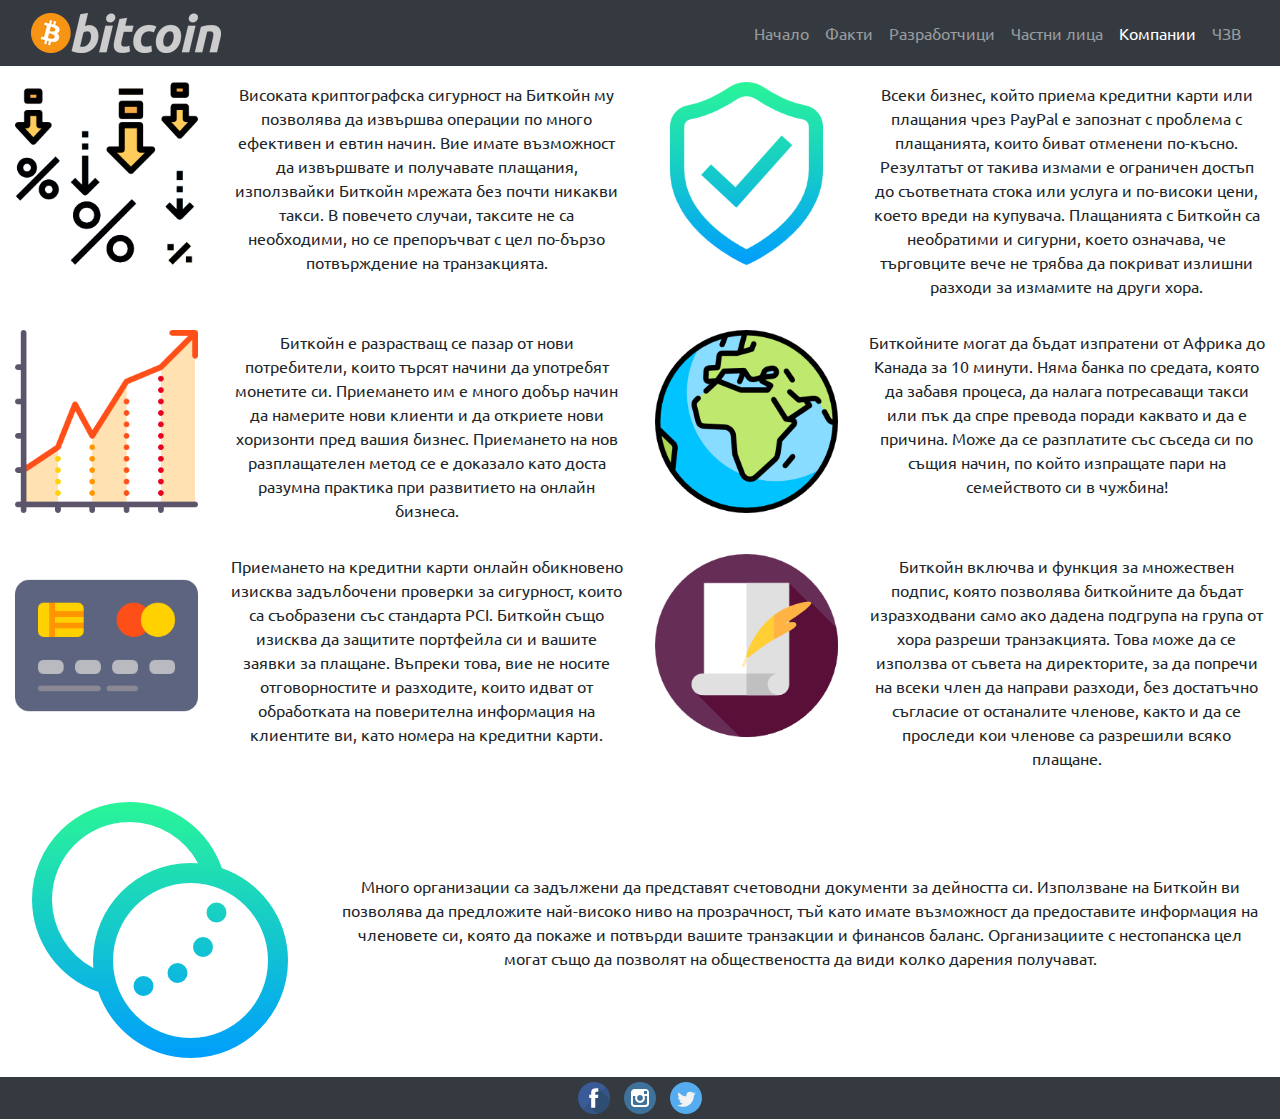
<file: pages/comapnies.html>
<!DOCTYPE html>
<html lang="bg">

<head>
    <meta charset="utf-8">
    <meta name="viewport" content="width=device-width, initial-scale=1, maximum-scale=1, user-scalable=no">
    <meta name="description" content="">
    <meta name="author" content="">
    <meta name="theme-color" content="#F7931A">
    <link href="https://fonts.googleapis.com/css?family=Ubuntu&amp;subset=cyrillic,cyrillic-ext" rel="stylesheet">
    <link rel="icon" href="../images/bitcoin.png">
    <title>Биткойн</title>
    <!-- Bootstrap core CSS -->
    <link rel="stylesheet" href="https://maxcdn.bootstrapcdn.com/bootstrap/4.0.0/css/bootstrap.min.css">
    <link rel="stylesheet" href="../css/comapnies.css">
</head>

<body>

    <!-- NAVIGATION BAR -->
    <nav class="navbar navbar-expand-md navbar-dark bg-dark sticky-top">
        <div class="container-fluid">
            <a href="../index.html" class="navbar-brand"><img src="../images/logonav.png" alt="logonav"></a>
            <button class="navbar-toggler" type="button" data-toggle="collapse" data-target="#navbarResponsive">
                <span class="navbar-toggler-icon"></span>
            </button>
            <div class="collapse navbar-collapse" id="navbarResponsive">
                <ul class="navbar-nav ml-auto">
                    <li class="nav-item">
                        <a href="../index.html" class="nav-link">Начало</a>
                    </li>
                    <li class="nav-item">
                        <a href="facts.html" class="nav-link">Факти</a>
                    </li>
                    <li class="nav-item">
                        <a href="developers.html" class="nav-link">Разработчици</a>
                    </li>
                    <li class="nav-item">
                        <a href="individuals.html" class="nav-link">Частни лица</a>
                    </li>
                    <li class="nav-item active">
                        <a href="#firstRow" class="nav-link">Компании</a>
                    </li>
                    <li class="nav-item">
                        <a href="FAQ.html" class="nav-link">ЧЗВ</a>
                    </li>
                </ul>
            </div>
        </div>
    </nav>

    <div class="container-fluid">
        <!-- PAGE CONTENT -->
        <div class="row">
            <div class="col-sm-12 col-md-6 mt-3 mb-3">
                <div class="row text-center">
                    <div class="col-sm-12 col-md-12 col-lg-4">
                        <img class="img-fluid" src="../images/low_cost.png" alt="low_cost">
                    </div>
                    <div class="col-sm-12 col-md-12 col-lg-8">
                        <p>
                            Високата криптографска сигурност на Биткойн му позволява да извършва операции по много ефективен и евтин начин. Вие имате възможност да извършвате и получавате плащания, използвайки Биткойн мрежата без почти никакви такси. В повечето случаи, таксите не
                            са необходими, но се препоръчват с цел по-бързо потвърждение на транзакцията.
                        </p>
                    </div>
                </div>
            </div>

            <div class="col-sm-12 col-md-6 mt-3 mb-3">
                <div class="row text-center">
                    <div class="col-sm-12 col-md-12 col-lg-4">
                        <img class="img-fluid" src="../images/defense.png" alt="defense">
                    </div>
                    <div class="col-sm-12 col-md-12 col-lg-8">
                        <p>
                            Всеки бизнес, който приема кредитни карти или плащания чрез PayPal е запознат с проблема с плащанията, които биват отменени по-късно. Резултатът от такива измами е ограничен достъп до съответната стока или услуга и по-високи цени, което вреди на купувача.
                            Плащанията с Биткойн са необратими и сигурни, което означава, че търговците вече не трябва да покриват излишни разходи за измамите на други хора.
                        </p>
                    </div>
                </div>
            </div>

            <div class="col-sm-12 col-md-6 mb-3">
                <div class="row text-center">
                    <div class="col-sm-12 col-md-12 col-lg-4">
                        <img class="img-fluid" src="../images/new_posabilities.png" alt="new_posabilities">
                    </div>
                    <div class="col-sm-12 col-md-12 col-lg-8">
                        <p>
                            Биткойн е разрастващ се пазар от нови потребители, които търсят начини да употребят монетите си. Приемането им е много добър начин да намерите нови клиенти и да откриете нови хоризонти пред вашия бизнес. Приемането на нов разплащателен метод се е доказало
                            като доста разумна практика при развитието на онлайн бизнеса.
                        </p>
                    </div>
                </div>
            </div>

            <div class="col-sm-12 col-md-6 mb-3">
                <div class="row text-center">
                    <div class="col-sm-12 col-md-12 col-lg-4">
                        <img class="img-fluid" src="../images/earth_globe.png" alt="earth_globe">
                    </div>
                    <div class="col-sm-12 col-md-12 col-lg-8">
                        <p>
                            Биткойните могат да бъдат изпратени от Африка до Канада за 10 минути. Няма банка по средата, която да забавя процеса, да налага потресаващи такси или пък да спре превода поради каквато и да е причина. Може да се разплатите със съседа си по същия начин,
                            по който изпращате пари на семейството си в чужбина!
                        </p>
                    </div>
                </div>
            </div>

            <div class="col-sm-12 col-md-6 mb-3">
                <div class="row text-center">
                    <div class="col-sm-12 col-md-12 col-lg-4">
                        <img class="img-fluid" src="../images/credit_card.png" alt="credit_card">
                    </div>
                    <div class="col-sm-12 col-md-12 col-lg-8">
                        <p>
                            Приемането на кредитни карти онлайн обикновено изисква задълбочени проверки за сигурност, които са съобразени със стандарта PCI. Биткойн също изисква да защитите портфейла си и вашите заявки за плащане. Въпреки това, вие не носите отговорностите и разходите,
                            които идват от обработката на поверителна информация на клиентите ви, като номера на кредитни карти.
                        </p>
                    </div>
                </div>
            </div>

            <div class="col-sm-12 col-md-6 mb-3">
                <div class="row text-center">
                    <div class="col-sm-12 col-md-12 col-lg-4">
                        <img class="img-fluid" src="../images/signature.png" alt="signature">
                    </div>
                    <div class="col-sm-12 col-md-12 col-lg-8">
                        <p>
                            Биткойн включва и функция за множествен подпис, която позволява биткойните да бъдат изразходвани само ако дадена подгрупа на група от хора разреши транзакцията. Това може да се използва от съвета на директорите, за да попречи на всеки член да направи
                            разходи, без достатъчно съгласие от останалите членове, както и да се проследи кои членове са разрешили всяко плащане.
                        </p>
                    </div>
                </div>
            </div>

            <div class="col-12 mb-3">
                <div class="row text-center">
                    <div class="col-sm-12 col-lg-3">
                        <img class="img-fluid" src="../images/transparency.png" alt="transparency">
                    </div>
                    <div class="col-sm-12 col-lg-9 d-flex">
                        <p class="align-self-center">
                            Много организации са задължени да представят счетоводни документи за дейността си. Използване на Биткойн ви позволява да предложите най-високо ниво на прозрачност, тъй като имате възможност да предоставите информация на членовете си, която да покаже и
                            потвърди вашите транзакции и финансов баланс. Организациите с нестопанска цел могат също да позволят на обществеността да види колко дарения получават.
                        </p>
                    </div>
                </div>
            </div>
        </div>
        <!-- CLOSING FIRST ROW -->
        <!-- FOOTER -->
        <footer class="row">
            <div class="col-12 imgSocial">
                <a class="align-middle" href="https://www.facebook.com" title="Facebook" target="_blank">
                    <img src="../images/facebook.png" alt="facebook">
                </a>
                <a href="https://www.instagram.com" title="Instagram" target="_blank">
                    <img src="../images/instagram.png" alt="instagram">
                </a>
                <a href="https://www.twitter.com" title="Twitter" target="_blank">
                    <img src="../images/twitter.png" alt="twitter">
                </a>
            </div>
        </footer>
        <!-- CLOSING FOOTER -->
    </div>
    <!-- CLOSING MAIN CONTAINER -->
    <!-- Bootstrap core JavaScript
    ================================================== -->
    <!-- Placed at the end of the document so the pages load faster -->

    <script src="https://ajax.googleapis.com/ajax/libs/jquery/3.3.1/jquery.min.js"></script>
    <script src="https://cdnjs.cloudflare.com/ajax/libs/popper.js/1.12.9/umd/popper.min.js"></script>
    <script src="https://maxcdn.bootstrapcdn.com/bootstrap/4.0.0/js/bootstrap.min.js"></script>
    <script src="../js/companies.js"></script>

</body>

</html>
</file>
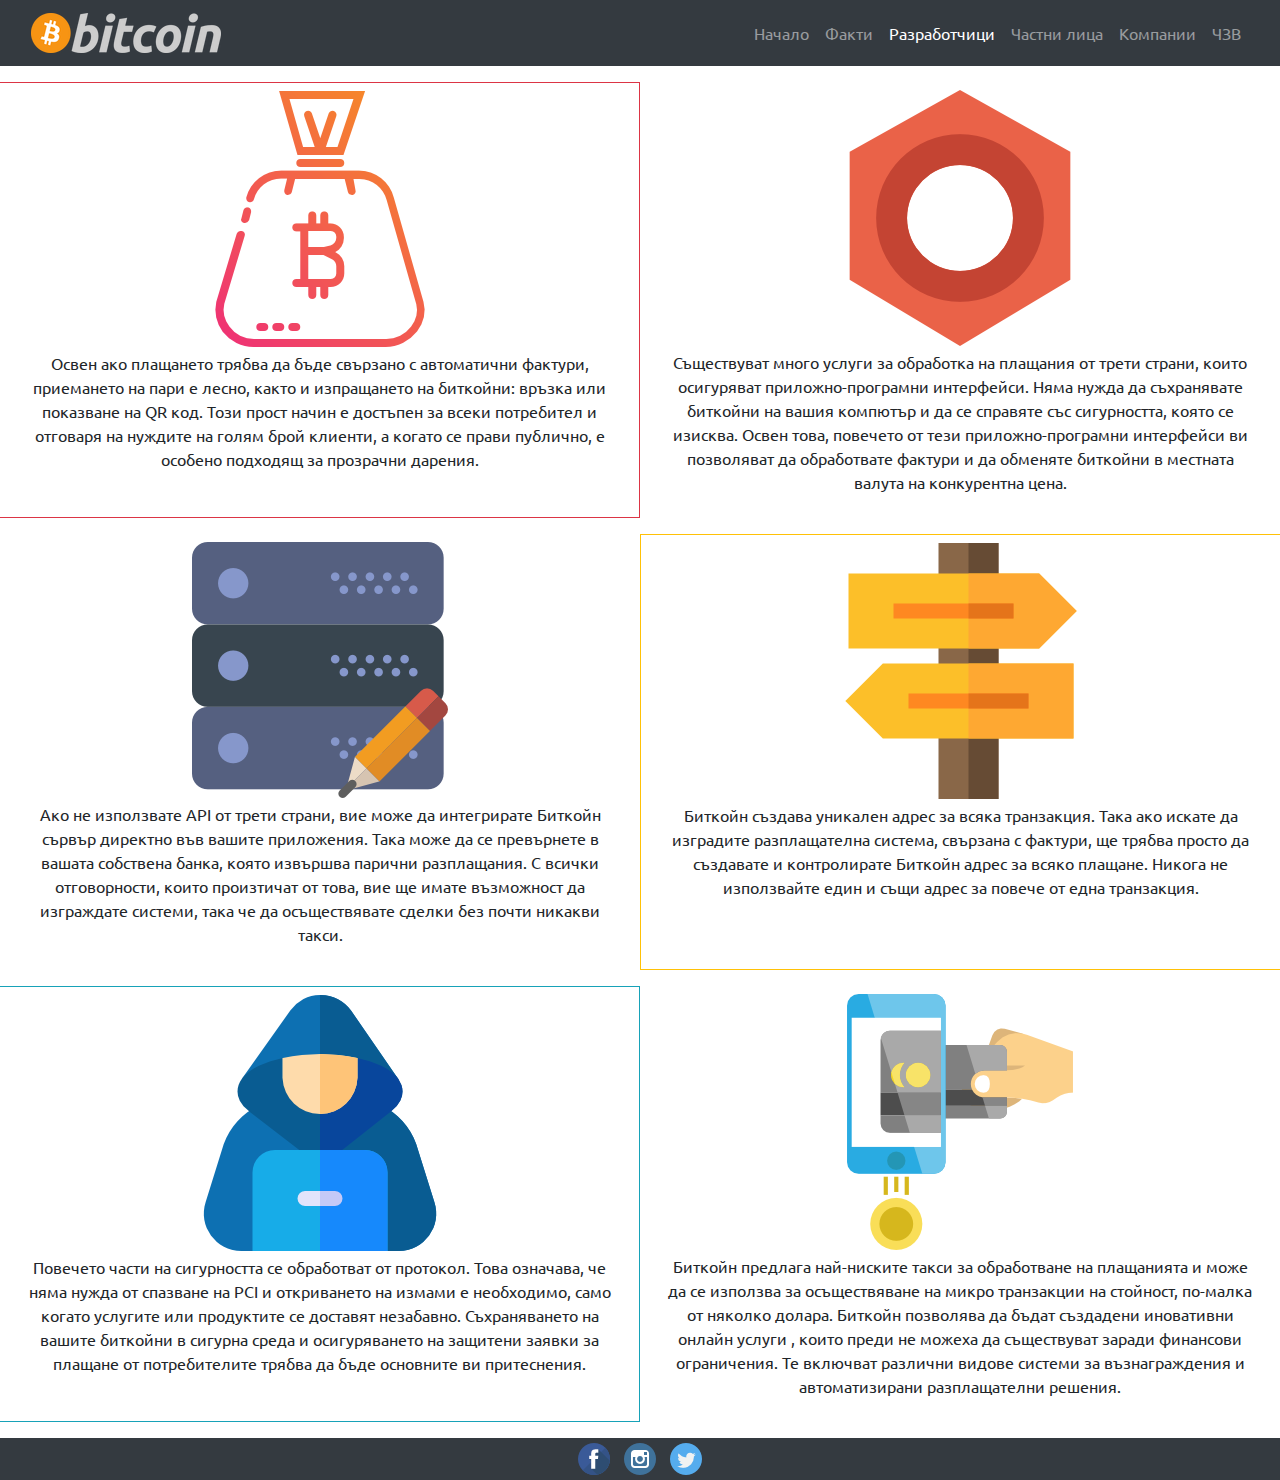
<file: pages/developers.html>
<!DOCTYPE html>
<html lang="bg">

<head>
    <meta charset="utf-8">
    <meta name="viewport" content="width=device-width, initial-scale=1, maximum-scale=1, user-scalable=no">
    <meta name="description" content="">
    <meta name="author" content="">
    <meta name="theme-color" content="#F7931A">
    <link href="https://fonts.googleapis.com/css?family=Ubuntu&amp;subset=cyrillic,cyrillic-ext" rel="stylesheet">
    <link rel="icon" href="../images/bitcoin.png">
    <title>Биткойн</title>
    <!-- Bootstrap core CSS -->
    <link rel="stylesheet" href="https://maxcdn.bootstrapcdn.com/bootstrap/4.0.0/css/bootstrap.min.css">
    <link rel="stylesheet" href="../css/developers.css">
</head>

<body>

    <!-- NAVIGATION BAR -->
    <nav class="navbar navbar-expand-md navbar-dark bg-dark sticky-top">
        <div class="container-fluid">
            <a href="../index.html" class="navbar-brand"><img src="../images/logonav.png" alt="logonav"></a>
            <button class="navbar-toggler" type="button" data-toggle="collapse" data-target="#navbarResponsive">
                <span class="navbar-toggler-icon"></span>
            </button>
            <div class="collapse navbar-collapse" id="navbarResponsive">
                <ul class="navbar-nav ml-auto">
                    <li class="nav-item">
                        <a href="../index.html" class="nav-link">Начало</a>
                    </li>
                    <li class="nav-item">
                        <a href="facts.html" class="nav-link">Факти</a>
                    </li>
                    <li class="nav-item active">
                        <a href="#firstRow" class="nav-link">Разработчици</a>
                    </li>
                    <li class="nav-item">
                        <a href="individuals.html" class="nav-link">Частни лица</a>
                    </li>
                    <li class="nav-item">
                        <a href="comapnies.html" class="nav-link">Компании</a>
                    </li>
                    <li class="nav-item">
                        <a href="FAQ.html" class="nav-link">ЧЗВ</a>
                    </li>
                </ul>
            </div>
        </div>
    </nav>

    <div class="container-fluid">
        <!-- PAGE CONTENT -->
        <div class="row d-flex" id="firstRow">
            <!-- 1 -->
            <div class="col-sm-12 col-md-6 mt-3 order-sm-3 order-md-0 mb-3 border border-left-0 border-danger" id="firstWithBorder">
                <div class="row text-center p-2">
                    <div class="col-12">
                        <!--centralize the picture-->
                        <img class="img-fluid" src="../images/easy_to_pay.png" alt="easy_to_pay">
                    </div>
                    <div class="col-12 mt-1">
                        <p>
                            Освен ако плащането трябва да бъде свързано с автоматични фактури, приемането на пари е лесно, както и изпращането на биткойни: връзка или показване на QR код. Този прост начин е достъпен за всеки потребител и отговаря на нуждите на голям брой клиенти,
                            а когато се прави публично, е особено подходящ за прозрачни дарения.
                        </p>
                    </div>
                </div>
            </div>
            <!-- 2 -->
            <div class="col-sm-12 col-md-6 order-sm-0 order-md-0 mt-3 mb-3">
                <div class="row text-center p-2">
                    <div class="col-12">
                        <!--centralize the picture-->
                        <img class="img-fluid" src="../images/nut.png" alt="nut">
                    </div>
                    <div class="col-12 mt-1">
                        <p>
                            Съществуват много услуги за обработка на плащания от трети страни, които осигуряват приложно-програмни интерфейси. Няма нужда да съхранявате биткойни на вашия компютър и да се справяте със сигурността, която се изисква. Освен това, повечето от тези приложно-програмни
                            интерфейси ви позволяват да обработвате фактури и да обменяте биткойни в местната валута на конкурентна цена.
                        </p>
                    </div>
                </div>
            </div>
            <!-- 3 -->
            <div class="col-sm-12 col-md-6 order-sm-1 order-md-0 mb-3">
                <div class="row text-center p-2">
                    <div class="col-12">
                        <!--centralize the picture-->
                        <img class="img-fluid" src="../images/server.png" alt="server">
                    </div>
                    <div class="col-12 mt-1">
                        <p>
                            Ако не използвате API от трети страни, вие може да интегрирате Биткойн сървър директно във вашите приложения. Така може да се превърнете в вашата собствена банка, която извършва парични разплащания. С всички отговорности, които произтичат от това, вие
                            ще имате възможност да изграждате системи, така че да осъществявате сделки без почти никакви такси.
                        </p>
                    </div>
                </div>
            </div>
            <!-- 4 -->
            <div class="col-sm-12 col-md-6 order-sm-4 order-md-0 mb-3 border border-right-0 border-warning" id="secondWithBorder">
                <div class="row text-center p-2">
                    <div class="col-12">
                        <!--centralize the picture-->
                        <img class="img-fluid" src="../images/address.png" alt="address">
                    </div>
                    <div class="col-12 mt-1">
                        <p>
                            Биткойн създава уникален адрес за всяка транзакция. Така ако искате да изградите разплащателна система, свързана с фактури, ще трябва просто да създавате и контролирате Биткойн адрес за всяко плащане. Никога не използвайте един и същи адрес за повече
                            от една транзакция.
                        </p>
                    </div>
                </div>
            </div>
            <!-- 5 -->
            <div class="col-sm-12 col-md-6 order-sm-5 order-md-0 mb-3 border border-left-0 border-info" id="thirdWithBorder">
                <div class="row text-center p-2">
                    <div class="col-12">
                        <!--centralize the picture-->
                        <img class="img-fluid" src="../images/security.png" alt="security">
                    </div>
                    <div class="col-12 mt-1">
                        <p>
                            Повечето части на сигурността се обработват от протокол. Това означава, че няма нужда от спазване на PCI и откриването на измами е необходимо, само когато услугите или продуктите се доставят незабавно. Съхраняването на вашите биткойни в сигурна среда
                            и осигуряването на защитени заявки за плащане от потребителите трябва да бъде основните ви притеснения.
                        </p>
                    </div>
                </div>
            </div>

            <!-- 6 -->
            <div class="col-sm-12 col-md-6 order-sm-2 order-md-0 mb-3">
                <div class="row text-center p-2">
                    <div class="col-12">
                        <!--centralize the picture-->
                        <img class="img-fluid" src="../images/payments.png" alt="payments">
                    </div>
                    <div class="col-12 mt-1">
                        <p>
                            Биткойн предлага най-ниските такси за обработване на плащанията и може да се използва за осъществяване на микро транзакции на стойност, по-малка от няколко долара. Биткойн позволява да бъдат създадени иновативни онлайн услуги , които преди не можеха да
                            съществуват заради финансови ограничения. Те включват различни видове системи за възнаграждения и автоматизирани разплащателни решения.
                        </p>
                    </div>
                </div>
            </div>

        </div>

        <!-- FOOTER -->
        <footer class="row">
            <div class="col-12 imgSocial">
                <a class="align-middle" href="https://www.facebook.com" title="Facebook" target="_blank">
                    <img src="../images/facebook.png" alt="facebook">
                </a>
                <a href="https://www.instagram.com" title="Instagram" target="_blank">
                    <img src="../images/instagram.png" alt="instagram">
                </a>
                <a href="https://www.twitter.com" title="Twitter" target="_blank">
                    <img src="../images/twitter.png" alt="twitter">
                </a>
            </div>
        </footer>
        <!-- CLOSING FOOTER -->

    </div>
    <!-- CLOSING MAIN CONTAINER -->
    <!-- Bootstrap core JavaScript
    ================================================== -->
    <!-- Placed at the end of the document so the pages load faster -->

    <script src="https://ajax.googleapis.com/ajax/libs/jquery/3.3.1/jquery.min.js"></script>
    <script src="https://cdnjs.cloudflare.com/ajax/libs/popper.js/1.12.9/umd/popper.min.js"></script>
    <script src="https://maxcdn.bootstrapcdn.com/bootstrap/4.0.0/js/bootstrap.min.js"></script>
    <script src="../js/developers.js"></script>

</body>

</html>
</file>
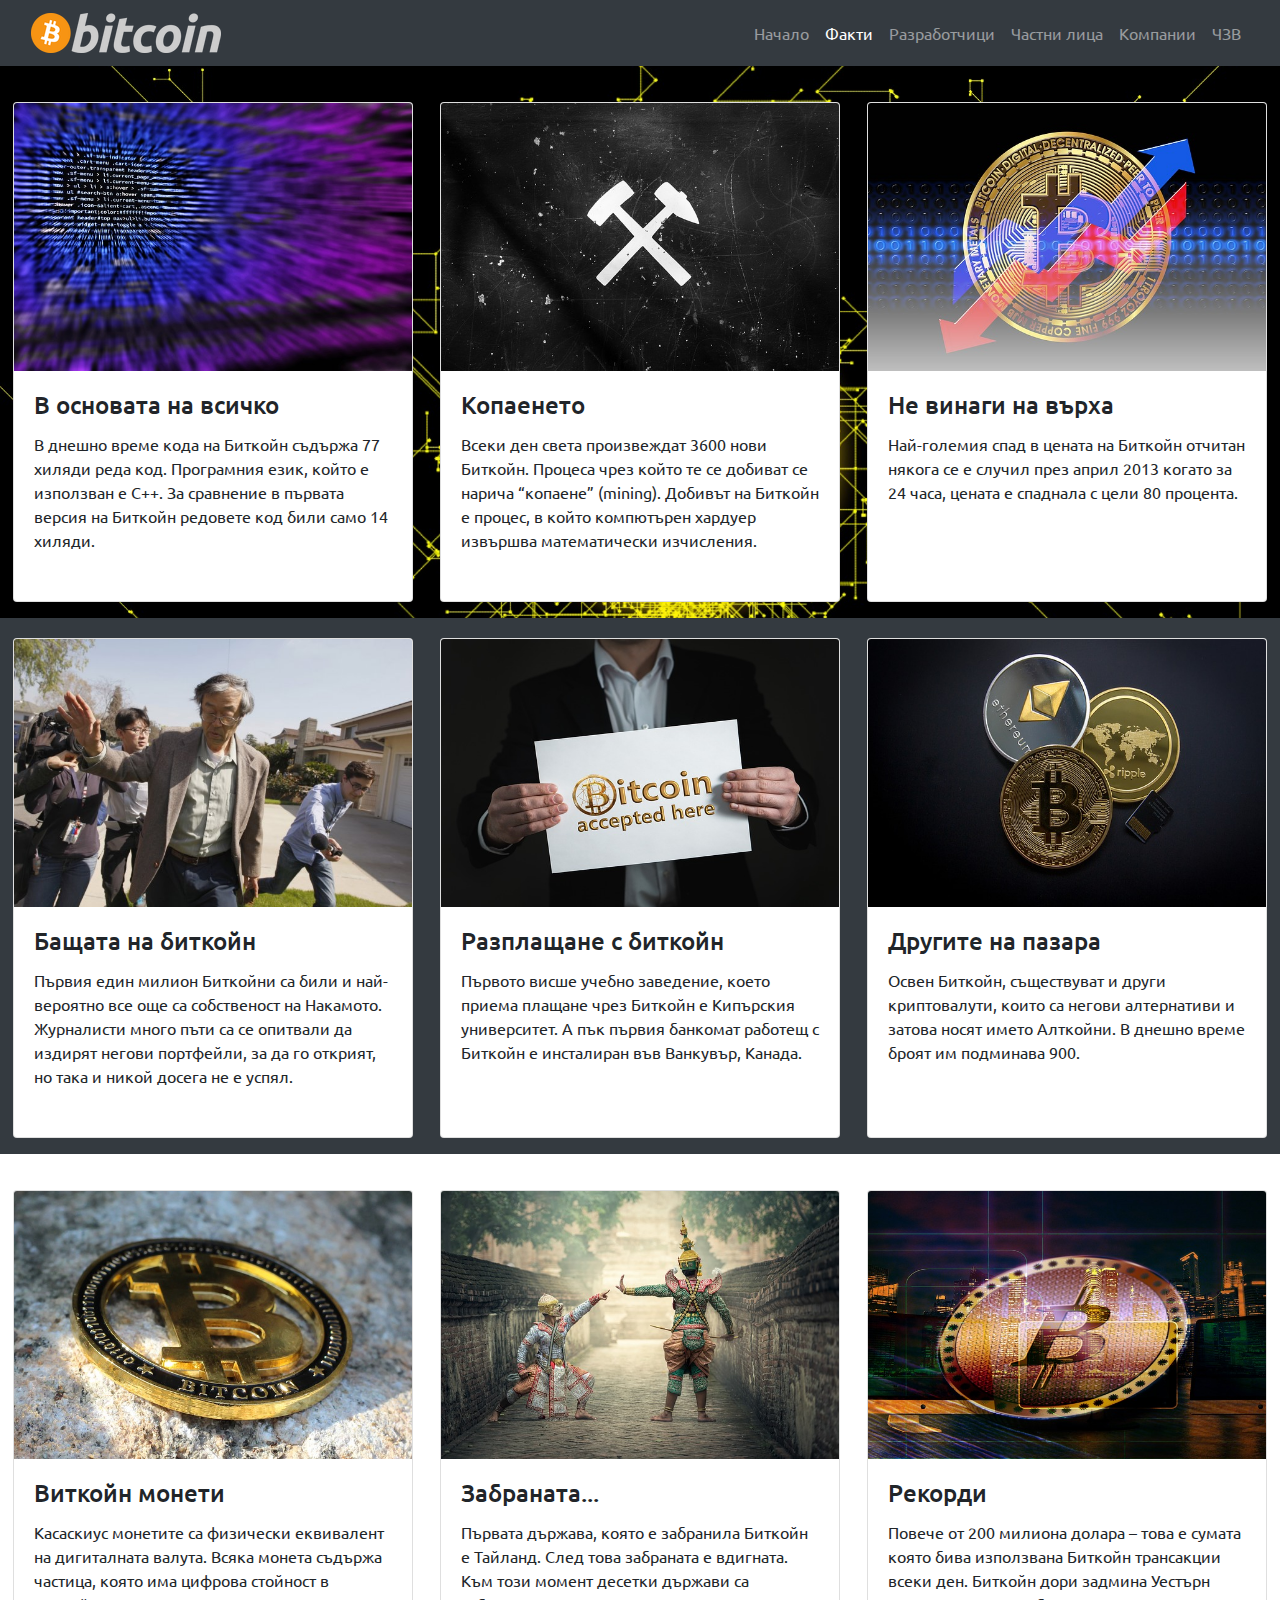
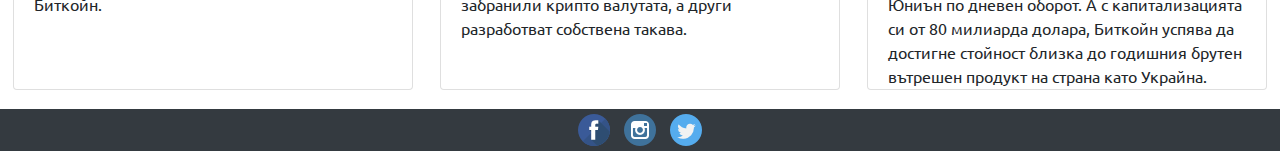
<file: pages/facts.html>
<!DOCTYPE html>
<html lang="bg">

<head>
    <meta charset="utf-8">
    <meta name="viewport" content="width=device-width, initial-scale=1, maximum-scale=1, user-scalable=no">
    <meta name="description" content="">
    <meta name="author" content="">
    <meta name="theme-color" content="#F7931A">
    <link href="https://fonts.googleapis.com/css?family=Ubuntu&amp;subset=cyrillic,cyrillic-ext" rel="stylesheet">
    <link rel="icon" href="../images/bitcoin.png">
    <title>Факти</title>
    <!-- Bootstrap core CSS -->
    <link rel="stylesheet" href="https://maxcdn.bootstrapcdn.com/bootstrap/4.0.0/css/bootstrap.min.css" integrity="sha384-Gn5384xqQ1aoWXA+058RXPxPg6fy4IWvTNh0E263XmFcJlSAwiGgFAW/dAiS6JXm" crossorigin="anonymous">
    <link rel="stylesheet" href="../css/facts.css">
</head>

<body>
    <!-- NAVIGATION BAR -->
    <nav class="navbar navbar-expand-md navbar-dark bg-dark sticky-top">
        <div class="container-fluid">
            <a href="../index.html" class="navbar-brand"><img src="../images/logonav.png" alt="logonav"></a>
            <button class="navbar-toggler" type="button" data-toggle="collapse" data-target="#navbarResponsive">
            <span class="navbar-toggler-icon"></span>
        </button>
            <div class="collapse navbar-collapse" id="navbarResponsive">
                <ul class="navbar-nav ml-auto">
                    <li class="nav-item">
                        <a href="../index.html" class="nav-link">Начало</a>
                    </li>
                    <li class="nav-item active">
                        <a href="#firstRowOfCards" class="nav-link">Факти</a>
                    </li>
                    <li class="nav-item">
                        <a href="developers.html" class="nav-link">Разработчици</a>
                    </li>
                    <li class="nav-item">
                        <a href="individuals.html" class="nav-link">Частни лица</a>
                    </li>
                    <li class="nav-item">
                        <a href="comapnies.html" class="nav-link">Компании</a>
                    </li>
                    <li class="nav-item">
                        <a href="FAQ.html" class="nav-link">ЧЗВ</a>
                    </li>
                </ul>
            </div>
        </div>
    </nav>
    <div class="container-fluid">
        <!-- FIRST ROW -->
        <div class="row mt-3 mb-3" id="firstRowOfCards">
            <div class="card">
                <img class="card-img-top" src="../images/code.jpg" alt="code">
                <div class="card-body">
                    <h4 class="card-title">В основата на всичко</h4>
                    <p class="card-text">
                        В днешно време кода на Биткойн съдържа 77 хиляди реда код. Програмния език, който е използван е C++. За сравнение в първата версия на Биткойн редовете код били само 14 хиляди.
                    </p>
                </div>
            </div>
            <div class="card">
                <img class="card-img-top" src="../images/mining.jpg" alt="mining">
                <div class="card-body">
                    <h4 class="card-title">Копаенето</h4>
                    <p class="card-text">
                        Всеки ден света произвеждат 3600 нови Биткойн. Процеса чрез който те се добиват се нарича “копаене” (mining). Добивът на Биткойн е процес, в който компютърен хардуер извършва математически изчисления.
                    </p>
                </div>
            </div>
            <div class="card">
                <img class="card-img-top" src="../images/chart.jpg" alt="chart">
                <div class="card-body">
                    <h4 class="card-title">Не винаги на върха</h4>
                    <p class="card-text">
                        Най-големия спад в цената на Биткойн отчитан някога се е случил през април 2013 когато за 24 часа, цената е спаднала с цели 80 процента.
                    </p>
                </div>
            </div>
        </div>
        <!-- CLOSING FIRST ROW -->
        <!-- SECOND ROW -->
        <div class="row mb-3 pb-3" id="secondRowOfCards">
            <div class="card">
                <img class="card-img-top" src="../images/nakamoto.jpg" alt="nakamoto">
                <div class="card-body">
                    <h4 class="card-title">Бащата на биткойн</h4>
                    <p class="card-text">
                        Първия един милион Биткойни са били и най-вероятно все още са собственост на Накамото. Журналисти много пъти са се опитвали да издирят негови портфейли, за да го открият, но така и никой досега не е успял.
                    </p>
                </div>
            </div>
            <div class="card">
                <img class="card-img-top" src="../images/accepted.jpg" alt="bitcoin_accepted">
                <div class="card-body">
                    <h4 class="card-title">Разплащане с биткойн</h4>
                    <p class="card-text">
                        Първото висше учебно заведение, което приема плащане чрез Биткойн е Кипърския университет. А пък първия банкомат работещ с Биткойн е инсталиран във Ванкувър, Канада.
                    </p>
                </div>
            </div>
            <div class="card">
                <img class="card-img-top" src="../images/crypto.jpg" alt="crypto">
                <div class="card-body">
                    <h4 class="card-title">Другите на пазара</h4>
                    <p class="card-text">
                        Освен Биткойн, съществуват и други криптовалути, които са негови алтернативи и затова носят името Алткойни. В днешно време броят им подминава 900.
                    </p>
                </div>
            </div>
        </div>
        <!--  CLOSING SECOND ROW  -->
        <!-- THIRD ROW -->
        <div class="row mb-3" id="thirdRowOfCards">
            <div class="card">
                <img class="card-img-top" src="../images/kasayus.jpg" alt="kasayus">
                <div class="card-body">
                    <h4 class="card-title">Bиткойн монети</h4>
                    <p class="card-text">
                        Касаскиус монетите са физически еквивалент на дигиталната валута. Всяка монета съдържа частица, която има цифрова стойност в Биткойн.
                    </p>
                </div>
            </div>
            <div class="card">
                <img class="card-img-top" src="../images/banned.jpg" alt="banned">
                <div class="card-body">
                    <h4 class="card-title">Забраната...</h4>
                    <p class="card-text">
                        Първата държава, която е забранила Биткойн е Тайланд. След това забраната е вдигната. Към този момент десетки държави са забранили крипто валутата, а други разработват собствена такава.
                    </p>
                </div>
            </div>
            <div class="card">
                <img class="card-img-top" src="../images/transaction.jpg" alt="transactions">
                <div class="card-body">
                    <h4 class="card-title">Рекорди</h4>
                    <p class="card-text">
                        Повече от 200 милиона долара – това е сумата която бива използвана Биткойн трансакции всеки ден. Биткойн дори задмина Уестърн Юниън по дневен оборот. А с капитализацията си от 80 милиарда долара, Биткойн успява да достигне стойност близка до годишния
                        брутен вътрешен продукт на страна като Украйна.
                    </p>
                </div>
            </div>
        </div>
        <!--  CLOSING THIRD ROW  -->
        <!-- FOOTER -->
        <footer class="row">
            <div class="col-12 imgSocial">
                <a class="align-middle" href="https://www.facebook.com" title="Facebook" target="_blank">
                    <img src="../images/facebook.png" alt="facebook">
                </a>
                <a href="https://www.instagram.com" title="Instagram" target="_blank">
                    <img src="../images/instagram.png" alt="instagram">
                </a>
                <a href="https://www.twitter.com" title="Twitter" target="_blank">
                    <img src="../images/twitter.png" alt="twitter">
                </a>
            </div>

        </footer>
        <!--CLOSING FOOTER -->
    </div>





    <!-- CLOSSING MAIN CONTAINER -->
    <!-- Optional JavaScript -->
    <!-- jQuery first, then Popper.js, then Bootstrap JS -->
    <script src="https://ajax.googleapis.com/ajax/libs/jquery/3.3.1/jquery.min.js"></script>
    <script src="https://cdnjs.cloudflare.com/ajax/libs/popper.js/1.12.9/umd/popper.min.js"></script>
    <script src="https://maxcdn.bootstrapcdn.com/bootstrap/4.0.0/js/bootstrap.min.js"></script>
    <script src="../js/facts.js"></script>
</body>

</html>
</file>
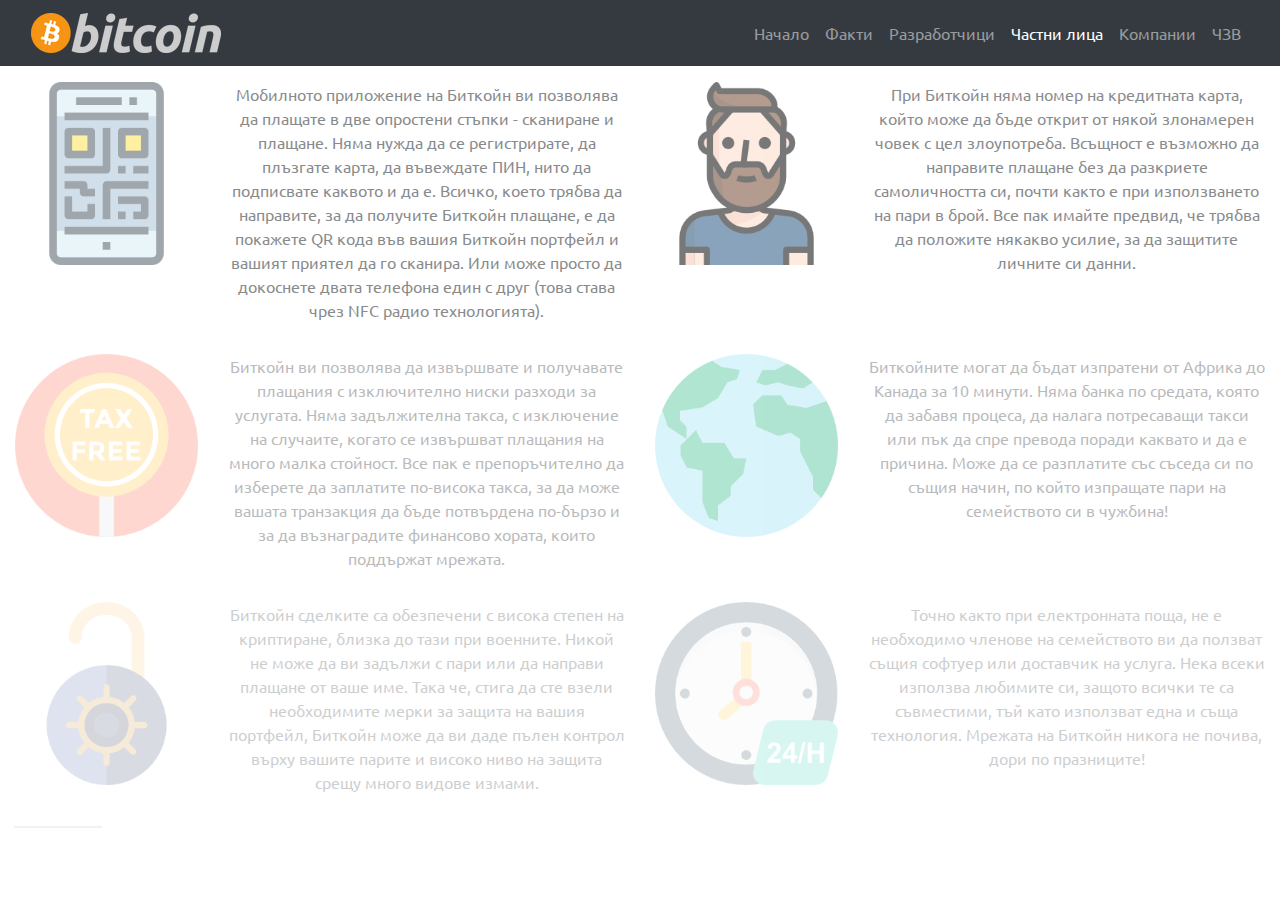
<file: pages/individuals.html>
<!DOCTYPE html>
<html lang="bg">

<head>
    <meta charset="utf-8">
    <meta name="viewport" content="width=device-width, initial-scale=1, maximum-scale=1, user-scalable=no">
    <meta name="description" content="">
    <meta name="author" content="">
    <meta name="theme-color" content="#F7931A">
    <link href="https://fonts.googleapis.com/css?family=Ubuntu&amp;subset=cyrillic,cyrillic-ext" rel="stylesheet">
    <link rel="icon" href="../images/bitcoin.png">
    <title>Биткойн</title>
    <!-- Bootstrap core CSS -->
    <link rel="stylesheet" href="https://maxcdn.bootstrapcdn.com/bootstrap/4.0.0/css/bootstrap.min.css">
    <link rel="stylesheet" href="../css/individuals.css">
</head>

<body>

    <!-- NAVIGATION BAR -->
    <nav class="navbar navbar-expand-md navbar-dark bg-dark sticky-top">
        <div class="container-fluid">
            <a href="../index.html" class="navbar-brand"><img src="../images/logonav.png" alt="logonav"></a>
            <button class="navbar-toggler" type="button" data-toggle="collapse" data-target="#navbarResponsive">
                <span class="navbar-toggler-icon"></span>
            </button>
            <div class="collapse navbar-collapse" id="navbarResponsive">
                <ul class="navbar-nav ml-auto">
                    <li class="nav-item">
                        <a href="../index.html" class="nav-link">Начало</a>
                    </li>
                    <li class="nav-item">
                        <a href="facts.html" class="nav-link">Факти</a>
                    </li>
                    <li class="nav-item">
                        <a href="developers.html" class="nav-link">Разработчици</a>
                    </li>
                    <li class="nav-item active">
                        <a href="#firstRow" class="nav-link">Частни лица</a>
                    </li>
                    <li class="nav-item">
                        <a href="comapnies.html" class="nav-link">Компании</a>
                    </li>
                    <li class="nav-item">
                        <a href="FAQ.html" class="nav-link">ЧЗВ</a>
                    </li>
                </ul>
            </div>
        </div>
    </nav>

    <div class="container-fluid">
        <!-- PAGE CONTENT -->
        <div class="row">
            <div class="col-sm-12 col-md-6 mt-3 mb-3 firstRow" id="firstRow">
                <div class="row text-center">
                    <div class="col-sm-12 col-md-12 col-lg-4">
                        <img class="img-fluid" src="../images/mobile_payment.png" alt="mobile_payment">
                    </div>
                    <div class="col-sm-12 col-md-12 col-lg-8">
                        <p>
                            Мобилното приложение на Биткойн ви позволява да плащате в две опростени стъпки - сканиране и плащане. Няма нужда да се регистрирате, да плъзгате карта, да въвеждате ПИН, нито да подписвате каквото и да е. Всичко, което трябва да направите, за да получите
                            Биткойн плащане, е да покажете QR кода във вашия Биткойн портфейл и вашият приятел да го сканира. Или може просто да докоснете двата телефона един с друг (това става чрез NFC радио технологията).
                        </p>
                    </div>
                </div>
            </div>

            <div class="col-sm-12 col-md-6 mt-3 mb-3 firstRow">
                <div class="row text-center">
                    <div class="col-sm-12 col-md-12 col-lg-4">
                        <img class="img-fluid" src="../images/person.png" alt="person">
                    </div>
                    <div class="col-sm-12 col-md-12 col-lg-8">
                        <p>
                            При Биткойн няма номер на кредитната карта, който може да бъде открит от някой злонамерен човек с цел злоупотреба. Всъщност е възможно да направите плащане без да разкриете самоличността си, почти както е при използването на пари в брой. Все пак имайте
                            предвид, че трябва да положите някакво усилие, за да защитите личните си данни.
                        </p>
                    </div>
                </div>
            </div>

            <div class="col-sm-12 col-md-6 mb-3 secondRow">
                <div class="row text-center">
                    <div class="col-sm-12 col-md-12 col-lg-4">
                        <img class="img-fluid" src="../images/tax.png" alt="tax">
                    </div>
                    <div class="col-sm-12 col-md-12 col-lg-8">
                        <p>
                            Биткойн ви позволява да извършвате и получавате плащания с изключително ниски разходи за услугата. Няма задължителна такса, с изключение на случаите, когато се извършват плащания на много малка стойност. Все пак е препоръчително да изберете да заплатите
                            по-висока такса, за да може вашата транзакция да бъде потвърдена по-бързо и за да възнаградите финансово хората, които поддържат мрежата.
                        </p>
                    </div>
                </div>
            </div>

            <div class="col-sm-12 col-md-6 mb-3 secondRow">
                <div class="row text-center">
                    <div class="col-sm-12 col-md-12 col-lg-4">
                        <img class="img-fluid" src="../images/worldwide.png" alt="worldwide">
                    </div>
                    <div class="col-sm-12 col-md-12 col-lg-8">
                        <p>
                            Биткойните могат да бъдат изпратени от Африка до Канада за 10 минути. Няма банка по средата, която да забавя процеса, да налага потресаващи такси или пък да спре превода поради каквато и да е причина. Може да се разплатите със съседа си по същия начин,
                            по който изпращате пари на семейството си в чужбина!
                        </p>
                    </div>
                </div>
            </div>

            <div class="col-sm-12 col-md-6 mb-3 thirdRow">
                <div class="row text-center">
                    <div class="col-sm-12 col-md-12 col-lg-4">
                        <img class="img-fluid" src="../images/security_1.png" alt="security">
                    </div>
                    <div class="col-sm-12 col-md-12 col-lg-8">
                        <p>
                            Биткойн сделките са обезпечени с висока степен на криптиране, близка до тази при военните. Никой не може да ви задължи с пари или да направи плащане от ваше име. Така че, стига да сте взели необходимите мерки за защита на вашия портфейл, Биткойн може
                            да ви даде пълен контрол върху вашите парите и високо ниво на защита срещу много видове измами.
                        </p>
                    </div>
                </div>
            </div>

            <div class="col-sm-12 col-md-6 mb-3 thirdRow">
                <div class="row text-center">
                    <div class="col-sm-12 col-md-12 col-lg-4">
                        <img class="img-fluid" src="../images/24_7.png" alt="24_7">
                    </div>
                    <div class="col-sm-12 col-md-12 col-lg-8">
                        <p>
                            Точно както при електронната поща, не е необходимо членове на семейството ви да ползват същия софтуер или доставчик на услуга. Нека всеки използва любимите си, защото всички те са съвместими, тъй като използват една и съща технология. Мрежата на Биткойн
                            никога не почива, дори по празниците!
                        </p>
                    </div>
                </div>
            </div>

        </div>
        <!-- CLOSING FIRST ROW -->
        <!-- FOOTER -->
        <footer class="row">
            <div class="col-12 imgSocial">
                <a class="align-middle" href="https://www.facebook.com" title="Facebook" target="_blank">
                    <img src="../images/facebook.png" alt="facebook">
                </a>
                <a href="https://www.instagram.com" title="Instagram" target="_blank">
                    <img src="../images/instagram.png" alt="instagram">
                </a>
                <a href="https://www.twitter.com" title="Twitter" target="_blank">
                    <img src="../images/twitter.png" alt="twitter">
                </a>
            </div>
        </footer>
        <!-- CLOSING FOOTER -->
    </div>
    <!-- CLOSING MAIN CONTAINER -->
    <!-- Bootstrap core JavaScript
    ================================================== -->
    <!-- Placed at the end of the document so the pages load faster -->

    <script src="https://ajax.googleapis.com/ajax/libs/jquery/3.3.1/jquery.min.js"></script>
    <script src="https://cdnjs.cloudflare.com/ajax/libs/popper.js/1.12.9/umd/popper.min.js"></script>
    <script src="https://maxcdn.bootstrapcdn.com/bootstrap/4.0.0/js/bootstrap.min.js"></script>
    <script src="../js/individuals.js"></script>

</body>

</html>
</file>
<file: css/comapnies.css>
html {
    height: 100%;
}

body {
    font-family: 'Ubuntu', sans-serif;
}

footer {
    background-color: #343A40;
    border-top: 3px solid #ffffff;
}

.imgSocial {
    text-align: center;
    margin: 5px 0px;
}

.imgSocial a {
    padding: 0px 5px;
    text-decoration: none;
}
</file>
<file: css/developers.css>
html {
    height: 100%;
}

body {
    font-family: 'Ubuntu', sans-serif;
}

footer {
    background-color: #343A40;
}

.imgSocial {
    text-align: center;
    margin: 5px 0px;
}

.imgSocial a {
    padding: 0px 5px;
    text-decoration: none;
}
</file>
<file: css/facts.css>
html {
    height: 100%;
}

body {
    background-image: url('../images/bitcoin_slideshow_6.jpg');
    background-size: cover;
    background-repeat: no-repeat;
    background-attachment: fixed;
    font-family: 'Ubuntu', sans-serif;
}

footer {
    background-color: #343A40;
    border-top: 3px solid #ffffff;
}

.imgSocial {
    text-align: center;
    margin: 5px 0px;
}

.imgSocial a {
    padding: 0px 5px;
    text-decoration: none;
}

.card {
    width: 400px;
    height: 500px;
    margin: auto;
    margin-top: 20px;
}

.card-img-top {
    width: 398px;
    height: 268px;
}

#secondRowOfCards {
    background-color: #343A40;
}
</file>
<file: css/individuals.css>
html {
    height: 100%;
}

body {
    font-family: 'Ubuntu', sans-serif;
}

footer {
    background-color: #343A40;
}

.imgSocial {
    text-align: center;
    margin: 5px 0px;
}

.imgSocial a {
    padding: 0px 5px;
    text-decoration: none;
}
</file>
